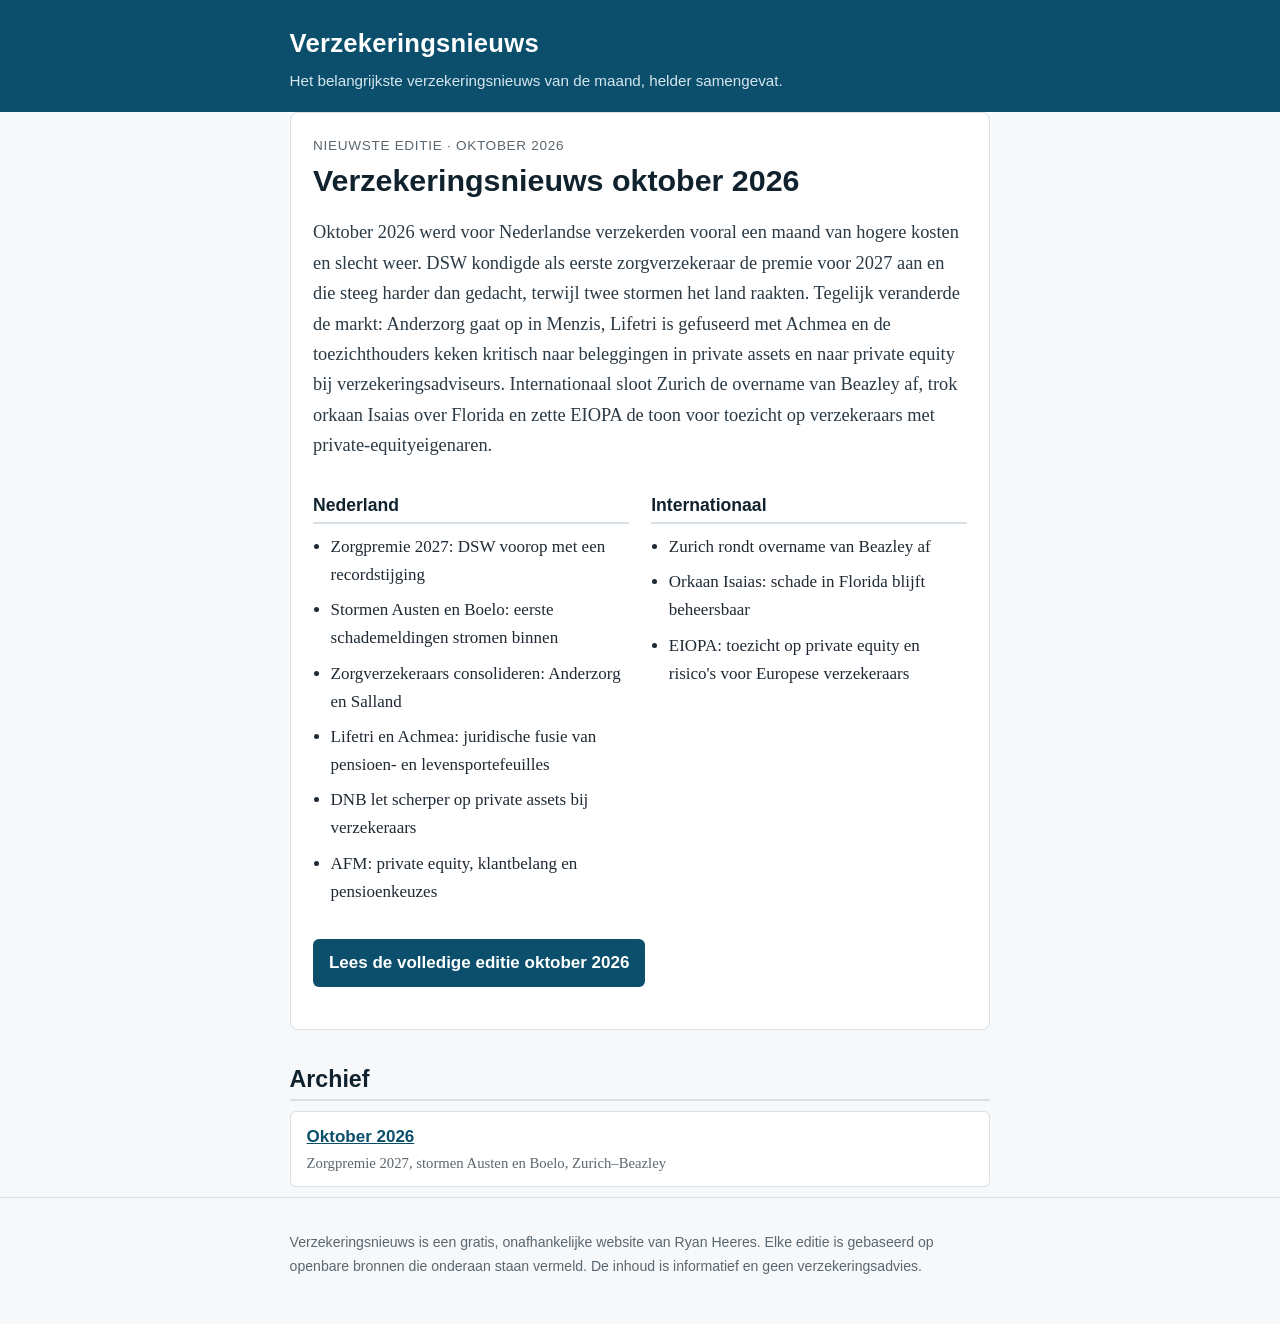
<file: index.html>
<!DOCTYPE html>
<html lang="nl">
<head>
<meta charset="utf-8">
<meta name="viewport" content="width=device-width, initial-scale=1">
<title>Verzekeringsnieuws</title>
<meta name="description" content="Maandelijks overzicht van het belangrijkste verzekeringsnieuws uit Nederland en daarbuiten. Gratis.">
<link rel="stylesheet" href="style.css">
</head>
<body>
<header class="site-header">
  <div class="wrap">
    <a class="brand" href="index.html">Verzekeringsnieuws</a>
    <p class="tagline">Het belangrijkste verzekeringsnieuws van de maand, helder samengevat.</p>
  </div>
</header>
<main class="wrap">
<section class="latest">
<p class="meta">Nieuwste editie · oktober 2026</p>
<h1><a href="edities/2026-10.html">Verzekeringsnieuws oktober 2026</a></h1>
<p class="lead">Oktober 2026 werd voor Nederlandse verzekerden vooral een maand van hogere kosten en slecht weer. DSW kondigde als eerste zorgverzekeraar de premie voor 2027 aan en die steeg harder dan gedacht, terwijl twee stormen het land raakten. Tegelijk veranderde de markt: Anderzorg gaat op in Menzis, Lifetri is gefuseerd met Achmea en de toezichthouders keken kritisch naar beleggingen in private assets en naar private equity bij verzekeringsadviseurs. Internationaal sloot Zurich de overname van Beazley af, trok orkaan Isaias over Florida en zette EIOPA de toon voor toezicht op verzekeraars met private-equityeigenaren.</p>
<div class="cols">
<div><h2>Nederland</h2><ul><li>Zorgpremie 2027: DSW voorop met een recordstijging</li><li>Stormen Austen en Boelo: eerste schademeldingen stromen binnen</li><li>Zorgverzekeraars consolideren: Anderzorg en Salland</li><li>Lifetri en Achmea: juridische fusie van pensioen- en levensportefeuilles</li><li>DNB let scherper op private assets bij verzekeraars</li><li>AFM: private equity, klantbelang en pensioenkeuzes</li></ul></div>
<div><h2>Internationaal</h2><ul><li>Zurich rondt overname van Beazley af</li><li>Orkaan Isaias: schade in Florida blijft beheersbaar</li><li>EIOPA: toezicht op private equity en risico's voor Europese verzekeraars</li></ul></div>
</div>
<p><a class="button" href="edities/2026-10.html">Lees de volledige editie oktober 2026</a></p>
</section>
<section class="archief" id="archief">
<h2>Archief</h2>
<ul class="archive-list">
<!-- NIEUWE EDITIE: voeg hierboven een regel toe, nieuwste bovenaan (zie README.md) -->
<li><a href="edities/2026-10.html">Oktober 2026</a> <span>Zorgpremie 2027, stormen Austen en Boelo, Zurich–Beazley</span></li>
</ul>
</section>
</main>
<footer class="site-footer">
  <div class="wrap">
    <p>Verzekeringsnieuws is een gratis, onafhankelijke website van Ryan Heeres. Elke editie is gebaseerd op openbare bronnen die onderaan staan vermeld. De inhoud is informatief en geen verzekeringsadvies.</p>
  </div>
</footer>
</body>
</html>
</file>
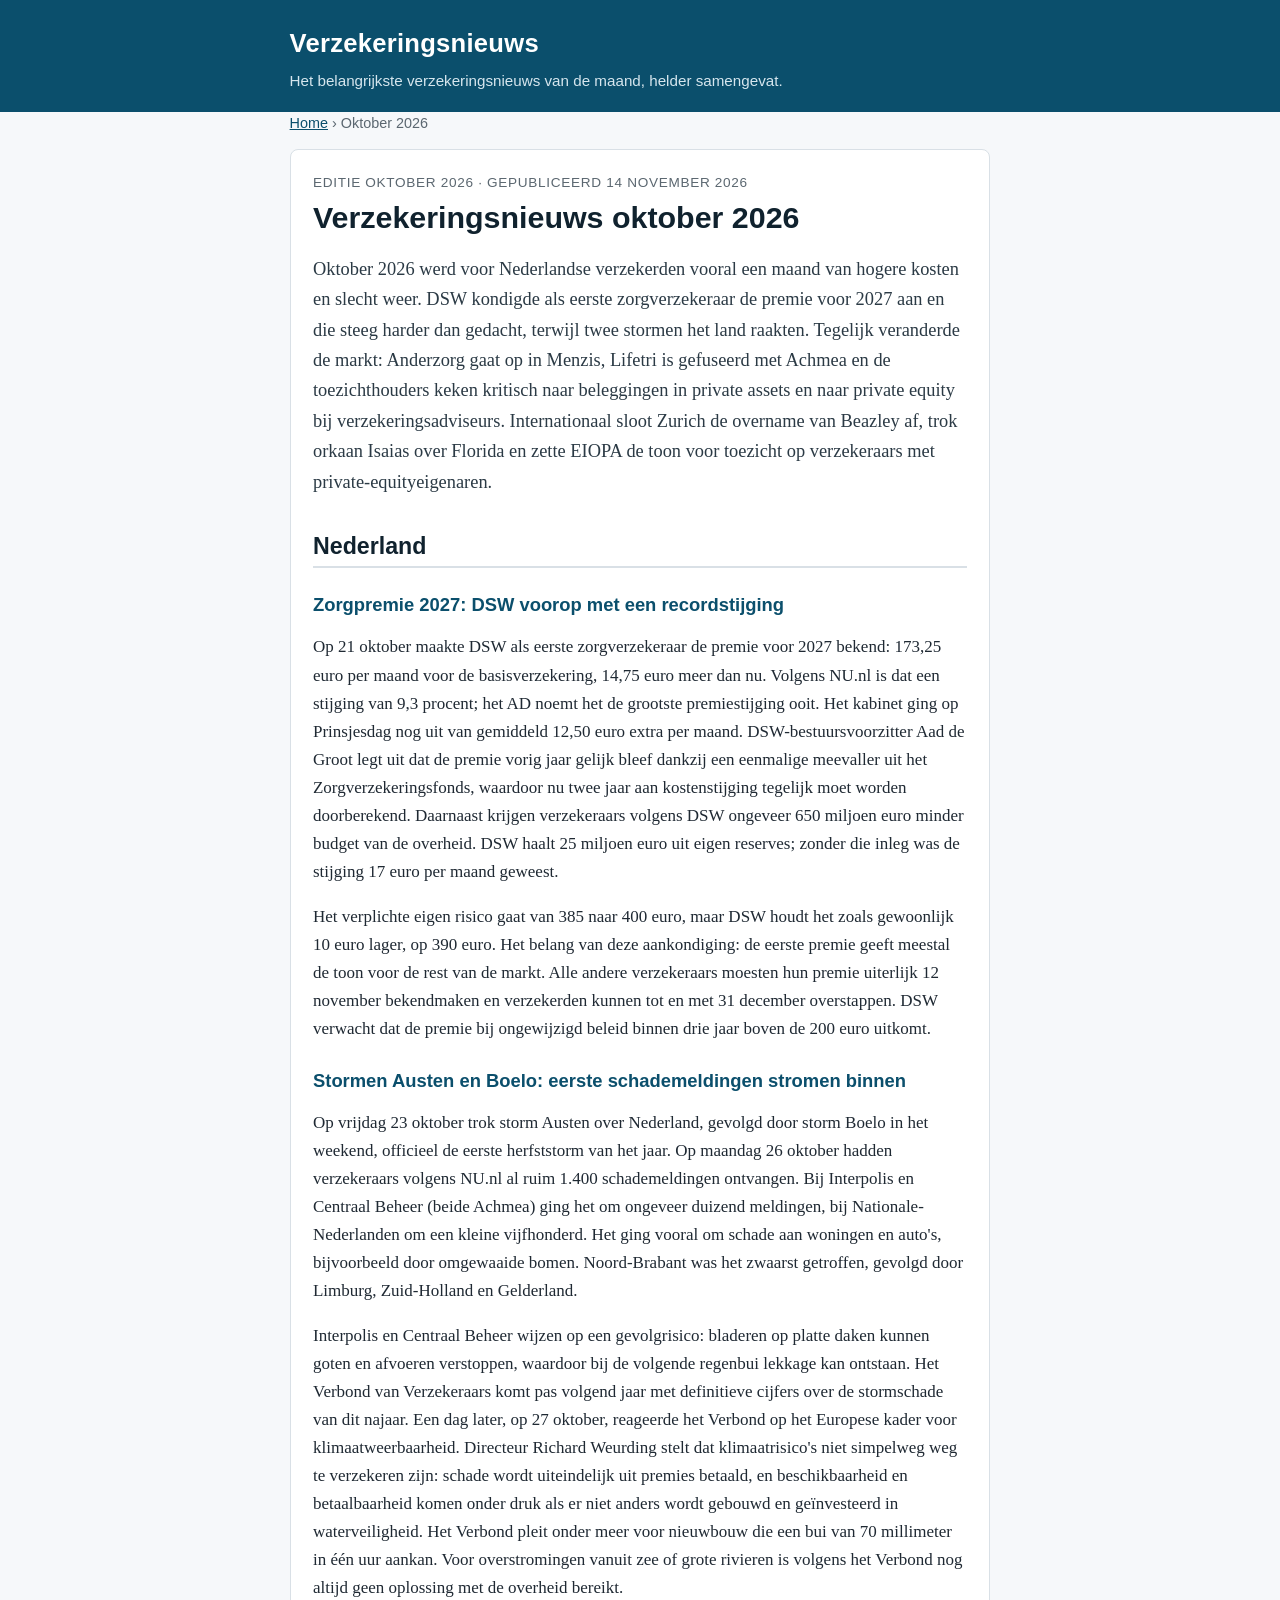
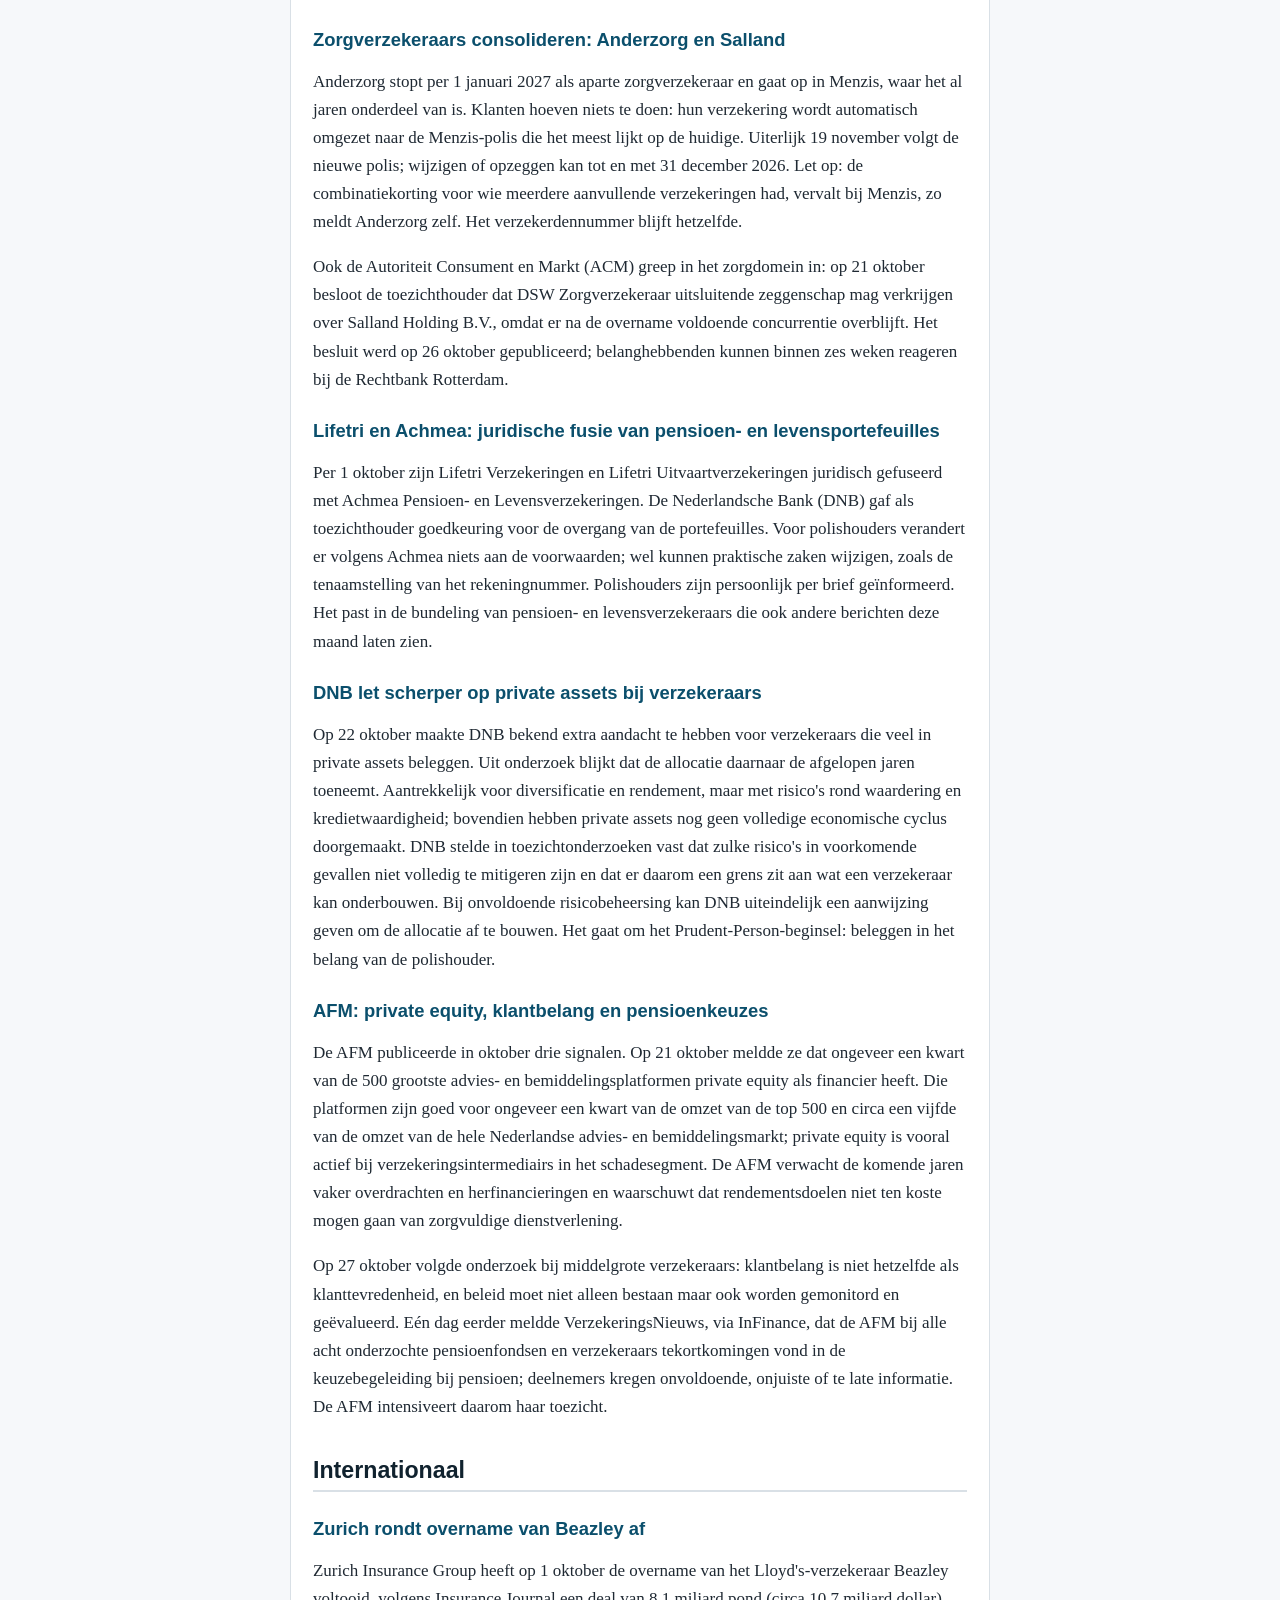
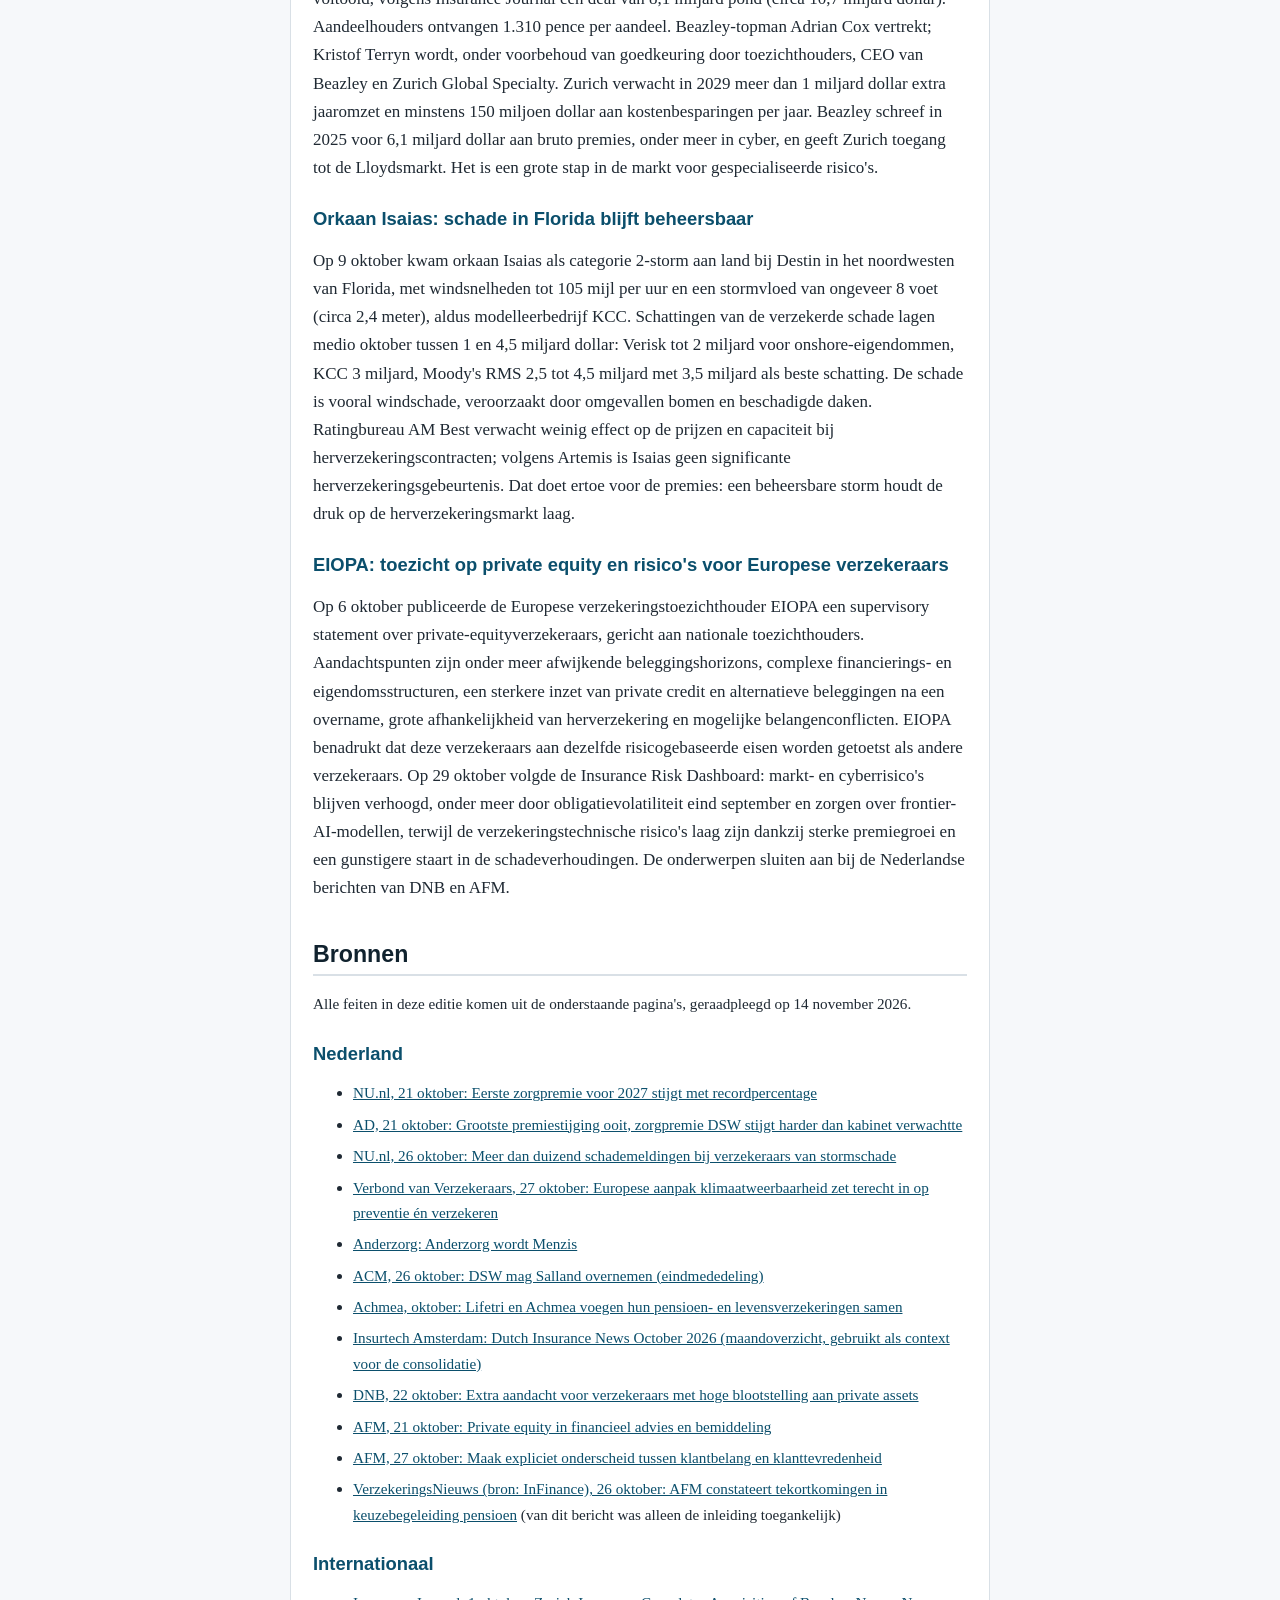
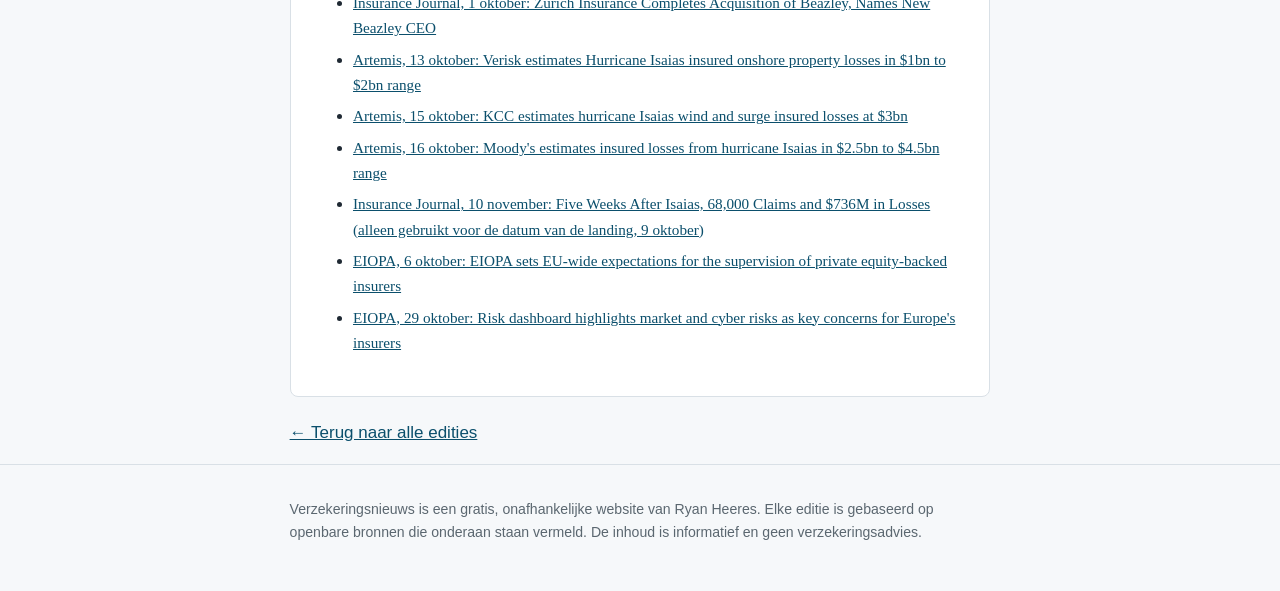
<file: edities/2026-10.html>
<!DOCTYPE html>
<html lang="nl">
<head>
<meta charset="utf-8">
<meta name="viewport" content="width=device-width, initial-scale=1">
<title>Oktober 2026 – Verzekeringsnieuws</title>
<meta name="description" content="Verzekeringsnieuws, editie oktober 2026: zorgpremie 2027, stormschade, consolidatie, toezicht en internationaal nieuws.">
<link rel="stylesheet" href="../style.css">
</head>
<body>
<header class="site-header">
  <div class="wrap">
    <a class="brand" href="../index.html">Verzekeringsnieuws</a>
    <p class="tagline">Het belangrijkste verzekeringsnieuws van de maand, helder samengevat.</p>
  </div>
</header>
<main class="wrap">
<nav class="crumbs" aria-label="Kruimelpad"><a href="../index.html">Home</a> › Oktober 2026</nav>
<article class="edition">
<p class="meta">Editie oktober 2026 · gepubliceerd 14 november 2026</p>
<h1>Verzekeringsnieuws oktober 2026</h1>
<p class="lead">Oktober 2026 werd voor Nederlandse verzekerden vooral een maand van hogere kosten en slecht weer. DSW kondigde als eerste zorgverzekeraar de premie voor 2027 aan en die steeg harder dan gedacht, terwijl twee stormen het land raakten. Tegelijk veranderde de markt: Anderzorg gaat op in Menzis, Lifetri is gefuseerd met Achmea en de toezichthouders keken kritisch naar beleggingen in private assets en naar private equity bij verzekeringsadviseurs. Internationaal sloot Zurich de overname van Beazley af, trok orkaan Isaias over Florida en zette EIOPA de toon voor toezicht op verzekeraars met private-equityeigenaren.</p>

<h2 id="nederland">Nederland</h2>

<h3>Zorgpremie 2027: DSW voorop met een recordstijging</h3>
<p>Op 21 oktober maakte DSW als eerste zorgverzekeraar de premie voor 2027 bekend: 173,25 euro per maand voor de basisverzekering, 14,75 euro meer dan nu. Volgens NU.nl is dat een stijging van 9,3 procent; het AD noemt het de grootste premiestijging ooit. Het kabinet ging op Prinsjesdag nog uit van gemiddeld 12,50 euro extra per maand. DSW-bestuursvoorzitter Aad de Groot legt uit dat de premie vorig jaar gelijk bleef dankzij een eenmalige meevaller uit het Zorgverzekeringsfonds, waardoor nu twee jaar aan kostenstijging tegelijk moet worden doorberekend. Daarnaast krijgen verzekeraars volgens DSW ongeveer 650 miljoen euro minder budget van de overheid. DSW haalt 25 miljoen euro uit eigen reserves; zonder die inleg was de stijging 17 euro per maand geweest.</p>
<p>Het verplichte eigen risico gaat van 385 naar 400 euro, maar DSW houdt het zoals gewoonlijk 10 euro lager, op 390 euro. Het belang van deze aankondiging: de eerste premie geeft meestal de toon voor de rest van de markt. Alle andere verzekeraars moesten hun premie uiterlijk 12 november bekendmaken en verzekerden kunnen tot en met 31 december overstappen. DSW verwacht dat de premie bij ongewijzigd beleid binnen drie jaar boven de 200 euro uitkomt.</p>

<h3>Stormen Austen en Boelo: eerste schademeldingen stromen binnen</h3>
<p>Op vrijdag 23 oktober trok storm Austen over Nederland, gevolgd door storm Boelo in het weekend, officieel de eerste herfststorm van het jaar. Op maandag 26 oktober hadden verzekeraars volgens NU.nl al ruim 1.400 schademeldingen ontvangen. Bij Interpolis en Centraal Beheer (beide Achmea) ging het om ongeveer duizend meldingen, bij Nationale-Nederlanden om een kleine vijfhonderd. Het ging vooral om schade aan woningen en auto's, bijvoorbeeld door omgewaaide bomen. Noord-Brabant was het zwaarst getroffen, gevolgd door Limburg, Zuid-Holland en Gelderland.</p>
<p>Interpolis en Centraal Beheer wijzen op een gevolgrisico: bladeren op platte daken kunnen goten en afvoeren verstoppen, waardoor bij de volgende regenbui lekkage kan ontstaan. Het Verbond van Verzekeraars komt pas volgend jaar met definitieve cijfers over de stormschade van dit najaar. Een dag later, op 27 oktober, reageerde het Verbond op het Europese kader voor klimaatweerbaarheid. Directeur Richard Weurding stelt dat klimaatrisico's niet simpelweg weg te verzekeren zijn: schade wordt uiteindelijk uit premies betaald, en beschikbaarheid en betaalbaarheid komen onder druk als er niet anders wordt gebouwd en geïnvesteerd in waterveiligheid. Het Verbond pleit onder meer voor nieuwbouw die een bui van 70 millimeter in één uur aankan. Voor overstromingen vanuit zee of grote rivieren is volgens het Verbond nog altijd geen oplossing met de overheid bereikt.</p>

<h3>Zorgverzekeraars consolideren: Anderzorg en Salland</h3>
<p>Anderzorg stopt per 1 januari 2027 als aparte zorgverzekeraar en gaat op in Menzis, waar het al jaren onderdeel van is. Klanten hoeven niets te doen: hun verzekering wordt automatisch omgezet naar de Menzis-polis die het meest lijkt op de huidige. Uiterlijk 19 november volgt de nieuwe polis; wijzigen of opzeggen kan tot en met 31 december 2026. Let op: de combinatiekorting voor wie meerdere aanvullende verzekeringen had, vervalt bij Menzis, zo meldt Anderzorg zelf. Het verzekerdennummer blijft hetzelfde.</p>
<p>Ook de Autoriteit Consument en Markt (ACM) greep in het zorgdomein in: op 21 oktober besloot de toezichthouder dat DSW Zorgverzekeraar uitsluitende zeggenschap mag verkrijgen over Salland Holding B.V., omdat er na de overname voldoende concurrentie overblijft. Het besluit werd op 26 oktober gepubliceerd; belanghebbenden kunnen binnen zes weken reageren bij de Rechtbank Rotterdam.</p>

<h3>Lifetri en Achmea: juridische fusie van pensioen- en levensportefeuilles</h3>
<p>Per 1 oktober zijn Lifetri Verzekeringen en Lifetri Uitvaartverzekeringen juridisch gefuseerd met Achmea Pensioen- en Levensverzekeringen. De Nederlandsche Bank (DNB) gaf als toezichthouder goedkeuring voor de overgang van de portefeuilles. Voor polishouders verandert er volgens Achmea niets aan de voorwaarden; wel kunnen praktische zaken wijzigen, zoals de tenaamstelling van het rekeningnummer. Polishouders zijn persoonlijk per brief geïnformeerd. Het past in de bundeling van pensioen- en levensverzekeraars die ook andere berichten deze maand laten zien.</p>

<h3>DNB let scherper op private assets bij verzekeraars</h3>
<p>Op 22 oktober maakte DNB bekend extra aandacht te hebben voor verzekeraars die veel in private assets beleggen. Uit onderzoek blijkt dat de allocatie daarnaar de afgelopen jaren toeneemt. Aantrekkelijk voor diversificatie en rendement, maar met risico's rond waardering en kredietwaardigheid; bovendien hebben private assets nog geen volledige economische cyclus doorgemaakt. DNB stelde in toezichtonderzoeken vast dat zulke risico's in voorkomende gevallen niet volledig te mitigeren zijn en dat er daarom een grens zit aan wat een verzekeraar kan onderbouwen. Bij onvoldoende risicobeheersing kan DNB uiteindelijk een aanwijzing geven om de allocatie af te bouwen. Het gaat om het Prudent-Person-beginsel: beleggen in het belang van de polishouder.</p>

<h3>AFM: private equity, klantbelang en pensioenkeuzes</h3>
<p>De AFM publiceerde in oktober drie signalen. Op 21 oktober meldde ze dat ongeveer een kwart van de 500 grootste advies- en bemiddelingsplatformen private equity als financier heeft. Die platformen zijn goed voor ongeveer een kwart van de omzet van de top 500 en circa een vijfde van de omzet van de hele Nederlandse advies- en bemiddelingsmarkt; private equity is vooral actief bij verzekeringsintermediairs in het schadesegment. De AFM verwacht de komende jaren vaker overdrachten en herfinancieringen en waarschuwt dat rendementsdoelen niet ten koste mogen gaan van zorgvuldige dienstverlening.</p>
<p>Op 27 oktober volgde onderzoek bij middelgrote verzekeraars: klantbelang is niet hetzelfde als klanttevredenheid, en beleid moet niet alleen bestaan maar ook worden gemonitord en geëvalueerd. Eén dag eerder meldde VerzekeringsNieuws, via InFinance, dat de AFM bij alle acht onderzochte pensioenfondsen en verzekeraars tekortkomingen vond in de keuzebegeleiding bij pensioen; deelnemers kregen onvoldoende, onjuiste of te late informatie. De AFM intensiveert daarom haar toezicht.</p>

<h2 id="internationaal">Internationaal</h2>

<h3>Zurich rondt overname van Beazley af</h3>
<p>Zurich Insurance Group heeft op 1 oktober de overname van het Lloyd's-verzekeraar Beazley voltooid, volgens Insurance Journal een deal van 8,1 miljard pond (circa 10,7 miljard dollar). Aandeelhouders ontvangen 1.310 pence per aandeel. Beazley-topman Adrian Cox vertrekt; Kristof Terryn wordt, onder voorbehoud van goedkeuring door toezichthouders, CEO van Beazley en Zurich Global Specialty. Zurich verwacht in 2029 meer dan 1 miljard dollar extra jaaromzet en minstens 150 miljoen dollar aan kostenbesparingen per jaar. Beazley schreef in 2025 voor 6,1 miljard dollar aan bruto premies, onder meer in cyber, en geeft Zurich toegang tot de Lloydsmarkt. Het is een grote stap in de markt voor gespecialiseerde risico's.</p>

<h3>Orkaan Isaias: schade in Florida blijft beheersbaar</h3>
<p>Op 9 oktober kwam orkaan Isaias als categorie 2-storm aan land bij Destin in het noordwesten van Florida, met windsnelheden tot 105 mijl per uur en een stormvloed van ongeveer 8 voet (circa 2,4 meter), aldus modelleerbedrijf KCC. Schattingen van de verzekerde schade lagen medio oktober tussen 1 en 4,5 miljard dollar: Verisk tot 2 miljard voor onshore-eigendommen, KCC 3 miljard, Moody's RMS 2,5 tot 4,5 miljard met 3,5 miljard als beste schatting. De schade is vooral windschade, veroorzaakt door omgevallen bomen en beschadigde daken. Ratingbureau AM Best verwacht weinig effect op de prijzen en capaciteit bij herverzekeringscontracten; volgens Artemis is Isaias geen significante herverzekeringsgebeurtenis. Dat doet ertoe voor de premies: een beheersbare storm houdt de druk op de herverzekeringsmarkt laag.</p>

<h3>EIOPA: toezicht op private equity en risico's voor Europese verzekeraars</h3>
<p>Op 6 oktober publiceerde de Europese verzekeringstoezichthouder EIOPA een supervisory statement over private-equityverzekeraars, gericht aan nationale toezichthouders. Aandachtspunten zijn onder meer afwijkende beleggingshorizons, complexe financierings- en eigendomsstructuren, een sterkere inzet van private credit en alternatieve beleggingen na een overname, grote afhankelijkheid van herverzekering en mogelijke belangenconflicten. EIOPA benadrukt dat deze verzekeraars aan dezelfde risicogebaseerde eisen worden getoetst als andere verzekeraars. Op 29 oktober volgde de Insurance Risk Dashboard: markt- en cyberrisico's blijven verhoogd, onder meer door obligatievolatiliteit eind september en zorgen over frontier-AI-modellen, terwijl de verzekeringstechnische risico's laag zijn dankzij sterke premiegroei en een gunstigere staart in de schadeverhoudingen. De onderwerpen sluiten aan bij de Nederlandse berichten van DNB en AFM.</p>

<section class="bronnen" id="bronnen">
<h2>Bronnen</h2>
<p>Alle feiten in deze editie komen uit de onderstaande pagina's, geraadpleegd op 14 november 2026.</p>
<h3>Nederland</h3>
<ul>
<li><a href="https://www.nu.nl/economie/6413618/eerste-zorgpremie-voor-2027-stijgt-met-recordpercentage-wen-er-maar-aan.html">NU.nl, 21 oktober: Eerste zorgpremie voor 2027 stijgt met recordpercentage</a></li>
<li><a href="https://www.ad.nl/economie/grootste-premiestijging-ooit-zorgpremie-dsw-stijgt-harder-dan-kabinet-verwachtte~a11480c8/">AD, 21 oktober: Grootste premiestijging ooit, zorgpremie DSW stijgt harder dan kabinet verwachtte</a></li>
<li><a href="https://www.nu.nl/economie/6414437/meer-dan-duizend-schademeldingen-bij-verzekeraars-van-stormschade.html">NU.nl, 26 oktober: Meer dan duizend schademeldingen bij verzekeraars van stormschade</a></li>
<li><a href="https://www.verzekeraars.nl/publicaties/actueel/verzekeraars-europese-aanpak-klimaatweerbaarheid-zet-terecht-in-op-preventie-en-verzekeren">Verbond van Verzekeraars, 27 oktober: Europese aanpak klimaatweerbaarheid zet terecht in op preventie én verzekeren</a></li>
<li><a href="https://www.anderzorg.nl/menzis">Anderzorg: Anderzorg wordt Menzis</a></li>
<li><a href="https://www.acm.nl/nl/publicaties/dsw-mag-salland-overnemen-eindmededeling">ACM, 26 oktober: DSW mag Salland overnemen (eindmededeling)</a></li>
<li><a href="https://nieuws.achmea.nl/lifetri-en-achmea-voegen-hun-pensioen--en-levensverzekeringen-samen/">Achmea, oktober: Lifetri en Achmea voegen hun pensioen- en levensverzekeringen samen</a></li>
<li><a href="https://insurtechamsterdam.com/magazine/dutch-insurance-october-2026">Insurtech Amsterdam: Dutch Insurance News October 2026 (maandoverzicht, gebruikt als context voor de consolidatie)</a></li>
<li><a href="https://www.dnb.nl/nieuws-voor-de-sector/toezicht-2026/q4/dnb-heeft-extra-aandacht-voor-verzekeraars-met-hoge-blootstelling-aan-private-assets/">DNB, 22 oktober: Extra aandacht voor verzekeraars met hoge blootstelling aan private assets</a></li>
<li><a href="https://www.afm.nl/nl-nl/sector/actueel/2026/okt/sb-private-equity-fd">AFM, 21 oktober: Private equity in financieel advies en bemiddeling</a></li>
<li><a href="https://www.afm.nl/nl-nl/sector/actueel/2026/okt/sb-verzekeren-klantbelang">AFM, 27 oktober: Maak expliciet onderscheid tussen klantbelang en klanttevredenheid</a></li>
<li><a href="https://www.verzekeringsnieuws.nl/artikel/130304-afm-constateert-tekortkomingen-keuzebegeleiding-pensioen">VerzekeringsNieuws (bron: InFinance), 26 oktober: AFM constateert tekortkomingen in keuzebegeleiding pensioen</a> (van dit bericht was alleen de inleiding toegankelijk)</li>
</ul>
<h3>Internationaal</h3>
<ul>
<li><a href="https://www.insurancejournal.com/news/international/2026/10/01/887514.htm">Insurance Journal, 1 oktober: Zurich Insurance Completes Acquisition of Beazley, Names New Beazley CEO</a></li>
<li><a href="https://www.artemis.bm/news/verisk-estimates-hurricane-isaias-insured-onshore-property-losses-in-1bn-to-2bn-range/">Artemis, 13 oktober: Verisk estimates Hurricane Isaias insured onshore property losses in $1bn to $2bn range</a></li>
<li><a href="https://www.artemis.bm/news/kcc-estimates-hurricane-isaias-wind-and-surge-insured-losses-at-3bn/">Artemis, 15 oktober: KCC estimates hurricane Isaias wind and surge insured losses at $3bn</a></li>
<li><a href="https://www.artemis.bm/news/moodys-estimates-insured-losses-from-hurricane-isaias-in-2-5bn-to-4-5bn-range/">Artemis, 16 oktober: Moody's estimates insured losses from hurricane Isaias in $2.5bn to $4.5bn range</a></li>
<li><a href="https://www.insurancejournal.com/news/southeast/2026/11/10/892259.htm">Insurance Journal, 10 november: Five Weeks After Isaias, 68,000 Claims and $736M in Losses (alleen gebruikt voor de datum van de landing, 9 oktober)</a></li>
<li><a href="https://www.eiopa.europa.eu/eiopa-sets-eu-wide-expectations-supervision-private-equity-backed-insurers-2026-10-06_en">EIOPA, 6 oktober: EIOPA sets EU-wide expectations for the supervision of private equity-backed insurers</a></li>
<li><a href="https://www.eiopa.europa.eu/eiopa-risk-dashboard-highlights-market-and-cyber-risks-key-concerns-europes-insurers-2026-10-29_en">EIOPA, 29 oktober: Risk dashboard highlights market and cyber risks as key concerns for Europe's insurers</a></li>
</ul>
</section>
</article>
<p class="back"><a href="../index.html">← Terug naar alle edities</a></p>
</main>
<footer class="site-footer">
  <div class="wrap">
    <p>Verzekeringsnieuws is een gratis, onafhankelijke website van Ryan Heeres. Elke editie is gebaseerd op openbare bronnen die onderaan staan vermeld. De inhoud is informatief en geen verzekeringsadvies.</p>
  </div>
</footer>
</body>
</html>
</file>
<file: style.css>
:root{--ink:#1f2933;--muted:#5b6770;--accent:#0b4f6c;--bg:#f6f8fa;--card:#fff;--line:#d9e0e6}
*{box-sizing:border-box}
html{font-size:100%}
body{margin:0;font-family:Georgia,"Times New Roman",serif;color:var(--ink);background:var(--bg);line-height:1.65;font-size:1.0625rem}
.wrap{max-width:46rem;margin:0 auto;padding:0 1.1rem}
.site-header{background:var(--accent);color:#fff;padding:1.4rem 0 1.2rem}
.brand{font-family:"Helvetica Neue",Arial,sans-serif;font-weight:700;font-size:1.6rem;color:#fff;text-decoration:none;letter-spacing:.01em}
.tagline{margin:.2rem 0 0;font-family:"Helvetica Neue",Arial,sans-serif;font-size:.95rem;color:#d6e6ee}
main{padding:1.6rem 0 2.5rem}
h1,h2,h3{font-family:"Helvetica Neue",Arial,sans-serif;line-height:1.25;color:#10222e}
h1{font-size:1.9rem;margin:.2rem 0 1rem}
h2{font-size:1.45rem;margin:2.2rem 0 .6rem;padding-bottom:.3rem;border-bottom:2px solid var(--line)}
h3{font-size:1.15rem;margin:1.6rem 0 .3rem;color:var(--accent)}
a{color:var(--accent)}
h1 a{text-decoration:none;color:inherit}
h1 a:hover{text-decoration:underline}
.meta{font-family:"Helvetica Neue",Arial,sans-serif;font-size:.85rem;color:var(--muted);text-transform:uppercase;letter-spacing:.05em;margin:0}
.lead{font-size:1.15rem;color:#2b3a45}
.latest,.edition{background:var(--card);border:1px solid var(--line);border-radius:8px;padding:1.4rem 1.4rem 1.6rem}
.latest .cols{display:grid;grid-template-columns:1fr 1fr;gap:1.4rem}
.latest h2{font-size:1.1rem;margin-top:1rem}
.latest ul{padding-left:1.1rem;margin:.4rem 0}
.latest li{margin-bottom:.45rem}
.button{display:inline-block;margin-top:.6rem;padding:.6rem 1rem;background:var(--accent);color:#fff;border-radius:6px;text-decoration:none;font-family:"Helvetica Neue",Arial,sans-serif;font-weight:600}
.button:hover{background:#093f57}
.archive-list{list-style:none;padding:0;margin:0}
.archive-list li{background:var(--card);border:1px solid var(--line);border-radius:6px;padding:.7rem 1rem;margin-bottom:.6rem}
.archive-list a{font-family:"Helvetica Neue",Arial,sans-serif;font-weight:600}
.archive-list span{display:block;color:var(--muted);font-size:.92rem}
.crumbs{font-family:"Helvetica Neue",Arial,sans-serif;font-size:.9rem;margin-bottom:.8rem;color:var(--muted)}
.bronnen{margin-top:2.4rem;font-size:.95rem}
.bronnen li{margin-bottom:.4rem;overflow-wrap:anywhere}
.back{margin-top:1.4rem;font-family:"Helvetica Neue",Arial,sans-serif}
.site-footer{border-top:1px solid var(--line);padding:1.2rem 0 2rem;color:var(--muted);font-size:.88rem;font-family:"Helvetica Neue",Arial,sans-serif}
@media (max-width:600px){
 body{font-size:1rem}
 h1{font-size:1.5rem}
 .latest .cols{grid-template-columns:1fr}
 .latest,.edition{border-radius:0;border-left:0;border-right:0;padding:1.1rem .2rem 1.3rem;background:transparent;border-color:var(--line)}
 .wrap{padding:0 1rem}
}
</file>
